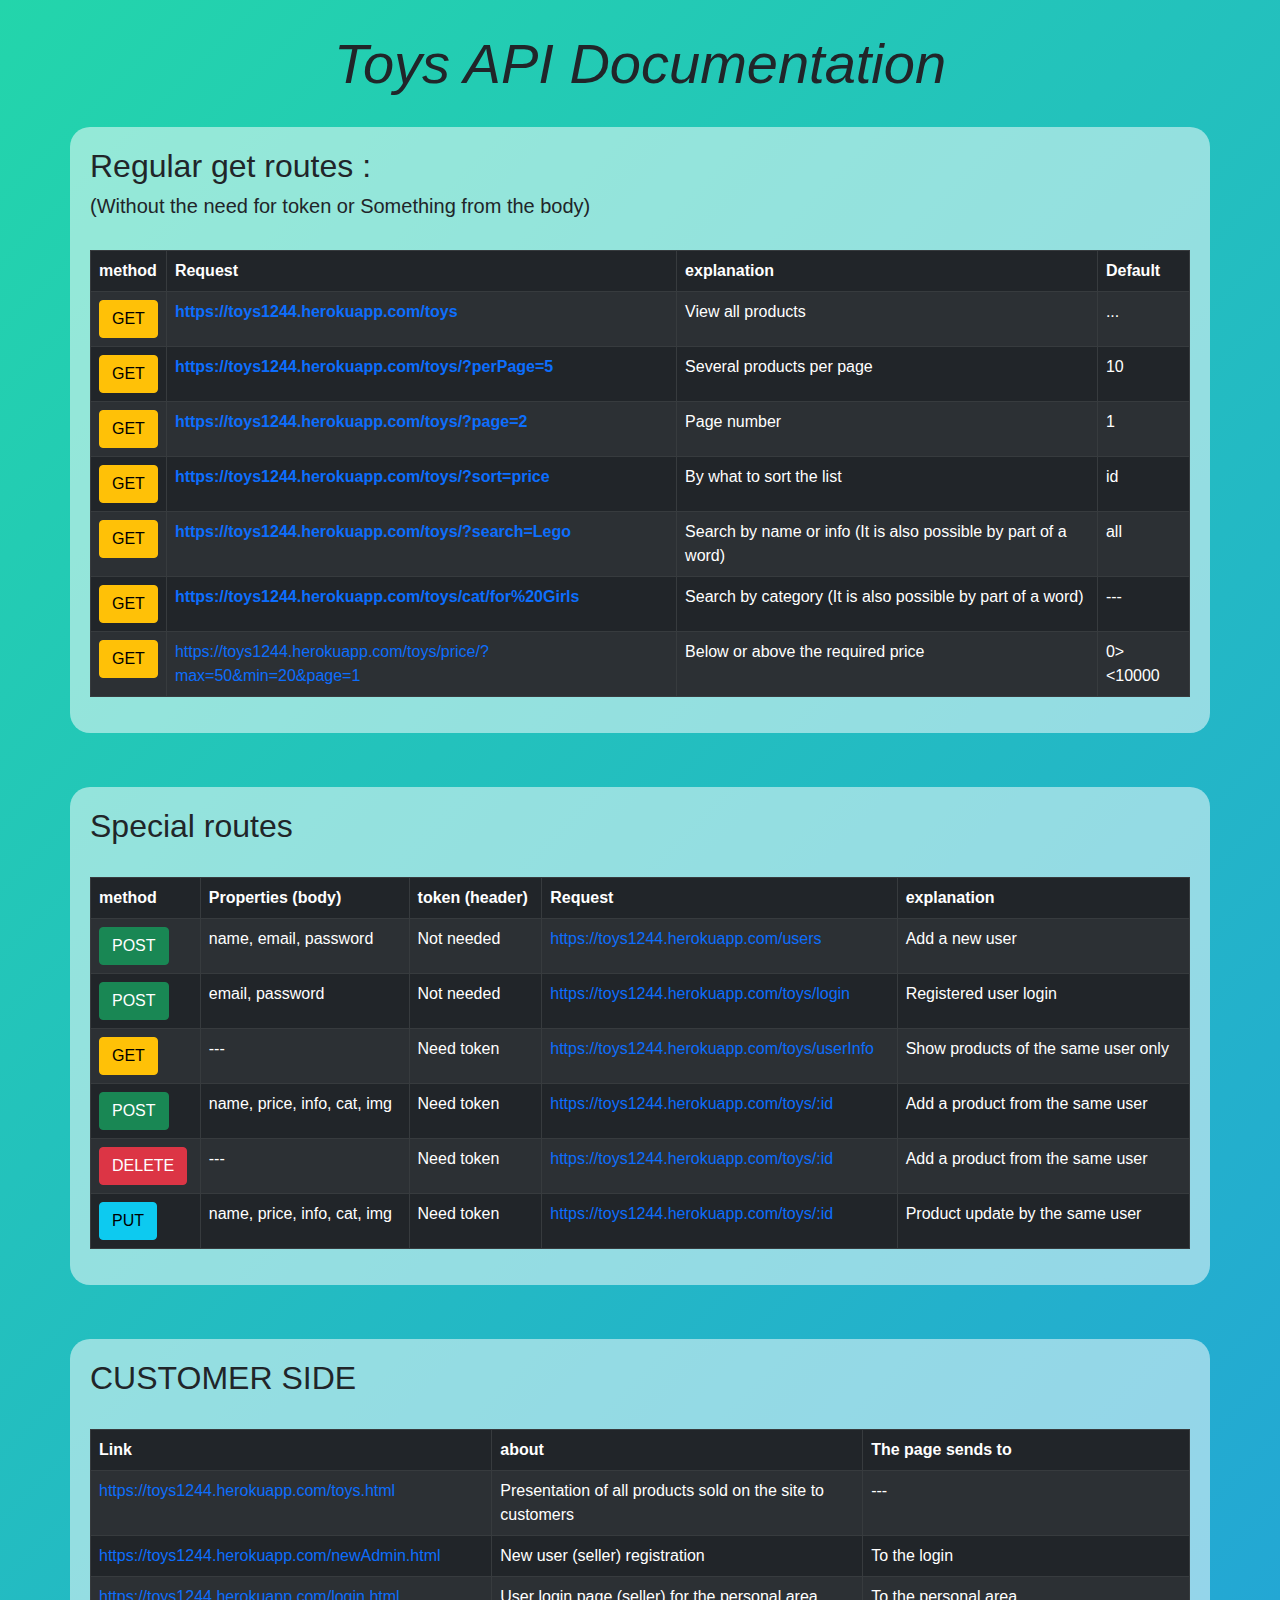
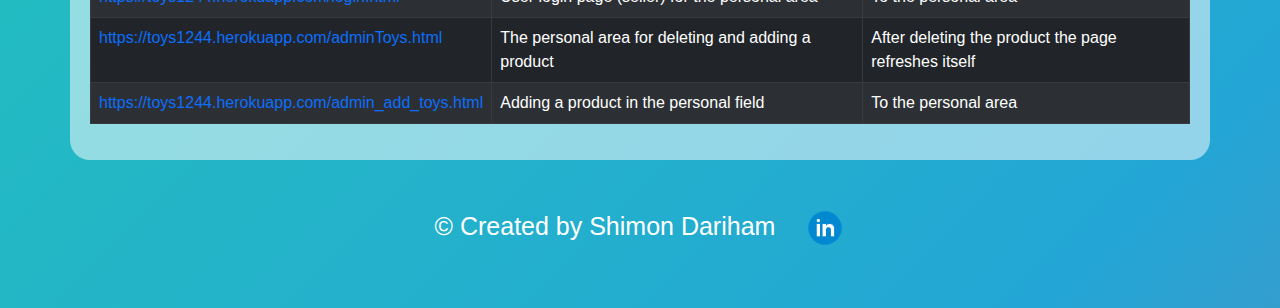
<file: public/index.html>
<!DOCTYPE html>
<html lang="en">

<head>
    <meta charset="UTF-8">
    <meta http-equiv="X-UA-Compatible" content="IE=edge">
    <meta name="viewport" content="width=device-width, initial-scale=1.0">
    <link rel="stylesheet" href="bootstrap.min.css">
    <link rel="stylesheet" href="style/index.css">
    <title>Document</title>
</head>

<body>
    <!-- <nav class=" p-2">
        <a class="btn btn-outline-dark" href="">a</a>
        <a class="btn btn-outline-dark ms-2" href="">b</a>
    </nav> -->
    <div class="container-fluid">
        <h1>Toys API Documentation</h1>
        <div class="container">
            <h2>Regular get routes :</h2>
            <h5>(Without the need for token or Something from the body)</h5>
            <br>
            <table class="table1 table table-striped table-responsive table-dark table-bordered">
                <thead>
                    <tr>
                        <th>method</th>
                        <th>Request</th>
                        <th>explanation</th>
                        <th>Default</th>
                    </tr>
                </thead>
                <tbody>
                    <tr>
                        <td><button class="btn btn-warning">GET</button></td>
                        <td><a class="alert-link" href="https://toys1244.herokuapp.com/toys">https://toys1244.herokuapp.com/toys</a></td>
                        <td>View all products</td>
                        <td>...</td>
                    </tr>
                    <tr>
                        <td><button class="btn btn-warning">GET</button></td>
                        <td><a class="alert-link" href="https://toys1244.herokuapp.com/toys/?perPage=5">https://toys1244.herokuapp.com/toys/?perPage=5
                            </a></td>
                        <td>Several products per page</td>
                        <td>10</td>
                    </tr>
                    <tr>
                        <td><button class="btn btn-warning">GET</button></td>
                        <td><a class="alert-link" href="https://toys1244.herokuapp.com/toys/?page=2">https://toys1244.herokuapp.com/toys/?page=2
                            </a></td>
                        <td>Page number</td>
                        <td>1</td>
                    </tr>
                    <tr>
                        <td><button class="btn btn-warning">GET</button></td>
                        <td><a class="alert-link" href="https://toys1244.herokuapp.com/toys/?sort=price">https://toys1244.herokuapp.com/toys/?sort=price
                            </a></td>
                        <td>By what to sort the list</td>
                        <td>id</td>
                    </tr>
                    <tr>
                        <td><button class="btn btn-warning">GET</button></td>
                        <td><a class="alert-link" href="https://toys1244.herokuapp.com/toys/?search=Lego">https://toys1244.herokuapp.com/toys/?search=Lego
                            </a></td>
                        <td>Search by name or info (It is also possible by part of a word)</td>
                        <td>all</td>
                    </tr>
                    <tr>
                        <td><button class="btn btn-warning">GET</button></td>
                        <td><a class="alert-link" href="https://toys1244.herokuapp.com/toys/cat/for%20Girls">https://toys1244.herokuapp.com/toys/cat/for%20Girls
                            </a></td>
                        <td>Search by category (It is also possible by part of a word)</td>
                        <td>---</td>
                    </tr>
                    <tr>
                        <td><button class="btn btn-warning">GET</button></td>
                        <td><a href="https://toys1244.herokuapp.com/toys/price/?max=50&min=20&page=1">https://toys1244.herokuapp.com/toys/price/?max=50&min=20&page=1
                            </a></td>
                        <td>Below or above the required price</td>
                        <td> 0> <10000 </td>
                    </tr>
                </tbody>
            </table>
        </div>
        <br>
        <div class="container">
            <h2>Special routes</h2>
            <br>
            <table class="table2 table table-striped table-responsive table-dark table-bordered">
                <thead>
                    <tr>
                        <th>method</th>
                        <th>Properties (body)</th>
                        <th>token (header)</th>
                        <th>Request</th>
                        <th>explanation</th>
                    </tr>
                </thead>
                <tbody>
                    <tr>
                        <td><button class="btn btn-success">POST</button></td>
                        <td>name, email, password</td>
                        <td>Not needed</td>
                        <td><a href="https://toys1244.herokuapp.com/users">https://toys1244.herokuapp.com/users
                            </a></td>
                        <td>Add a new user</td>
                    </tr>
                    <tr>
                        <td><button class="btn btn-success">POST</button></td>
                        <td>email, password</td>
                        <td>Not needed</td>
                        <td><a href="https://toys1244.herokuapp.com/users">https://toys1244.herokuapp.com/toys/login
                            </a></td>
                        <td>Registered user login</td>
                    </tr>
                    <tr>
                        <td><button class="btn btn-warning">GET</button></td>
                        <td>---</td>
                        <td>Need token</td>
                        <td><a href="https://toys1244.herokuapp.com/toys/userInfo">https://toys1244.herokuapp.com/toys/userInfo
                            </a></td>
                        <td>Show products of the same user only</td>
                    </tr>
                    <tr>
                        <td><button class="btn btn-success">POST</button></td>
                        <td>name, price, info, cat, img</td>
                        <td>Need token</td>
                        <td><a href="https://toys1244.herokuapp.com/toys/:id">https://toys1244.herokuapp.com/toys/:id
                            </a></td>
                        <td>Add a product from the same user</td>
                    </tr>
                    <tr>
                        <td><button class="btn btn-danger">DELETE</button></td>
                        <td>---</td>
                        <td>Need token</td>
                        <td><a href="https://toys1244.herokuapp.com/toys/:id">https://toys1244.herokuapp.com/toys/:id
                            </a></td>
                        <td>Add a product from the same user</td>
                    </tr>
                    <tr>
                        <td><button class="btn btn-info">PUT</button></td>
                        <td>name, price, info, cat, img</td>
                        <td>Need token</td>
                        <td><a href="https://toys1244.herokuapp.com/toys/:id">https://toys1244.herokuapp.com/toys/:id
                            </a></td>
                        <td>Product update by the same user</td>
                    </tr>
                </tbody>
            </table>
        </div>
        <br>
        <div class="container">
            <h2>CUSTOMER SIDE</h2>
            <br>
            <table class="table2 table table-striped table-responsive table-dark table-bordered">
                <thead>
                    <tr>

                        <th>Link</th>
                        <th>about</th>
                        <th>The page sends to</th>
                    </tr>
                </thead>
                <tbody>
                    <tr>
                        <td><a href="https://toys1244.herokuapp.com/toys.html">https://toys1244.herokuapp.com/toys.html
                            </a></td>
                        <td>Presentation of all products sold on the site to customers</td>
                        <td>---</td>
                    </tr>
                    <tr>
                        <td><a href="https://toys1244.herokuapp.com/newAdmin.html">https://toys1244.herokuapp.com/newAdmin.html
                            </a></td>
                        <td>New user (seller) registration</td>
                        <td>To the login</td>
                    </tr>
                    <tr>
                        <td><a href="https://toys1244.herokuapp.com/login.html">https://toys1244.herokuapp.com/login.html
                            </a></td>
                        <td>User login page (seller) for the personal area</td>
                        <td>To the personal area</td>
                    </tr>
                    <tr>
                        <td><a href="https://toys1244.herokuapp.com/adminToys.html">https://toys1244.herokuapp.com/adminToys.html
                            </a></td>
                        <td>The personal area for deleting and adding a product</td>
                        <td>After deleting the product the page refreshes itself</td>
                    </tr>
                    <tr>
                        <td><a href="https://toys1244.herokuapp.com/admin_add_toys.html">https://toys1244.herokuapp.com/admin_add_toys.html
                            </a></td>
                        <td>Adding a product in the personal field</td>
                        <td>To the personal area</td>
                    </tr>
                </tbody>
            </table>
        </div>
        <br>
        <br>
        <footer class="">
            <p>© Created by Shimon Dariham </p>
            <div class=" linkedin">
                <a href="https://www.linkedin.com/in/shimon-driham-b2225a219/"><img src="images/icons2_linkedin.png"
                        alt="youtube"></a>
            </div>
        </footer>
    </div>



</body>

</html>
</file>
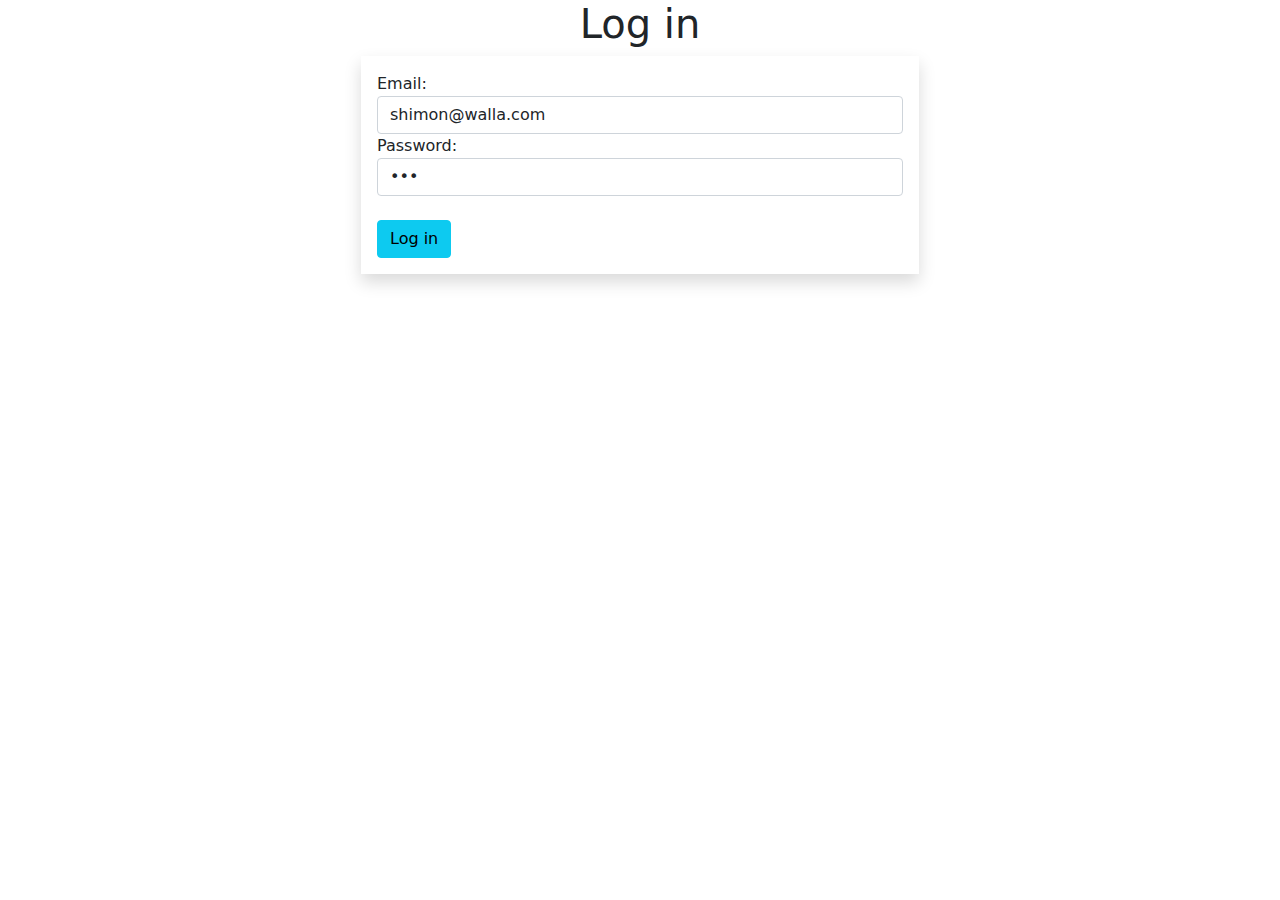
<file: public/login.html>
<!DOCTYPE html>
<html lang="en">
<head>
  <meta charset="UTF-8">
  <meta http-equiv="X-UA-Compatible" content="IE=edge">
  <meta name="viewport" content="width=device-width, initial-scale=1.0">
  <link rel="stylesheet" href="bootstrap.min.css">
  <title>Document</title>
  <script type="module" src="js_admin/login.js"></script>
</head>
<body>
  <div class="container">
    <h1 class="text-center">Log in</h1>
    <form id="id_form" class="mx-auto p-3 shadow col-md-6">
      <label>Email:</label>
      <input id="id_email" value="shimon@walla.com" type="email" class="form-control" >
      <label>Password:</label>
      <input id="id_password" value="123" type="password" class="form-control" >
      <button class="btn btn-info mt-4">Log in</button>
    </form>
  </div>
</body>
</html>
</file>
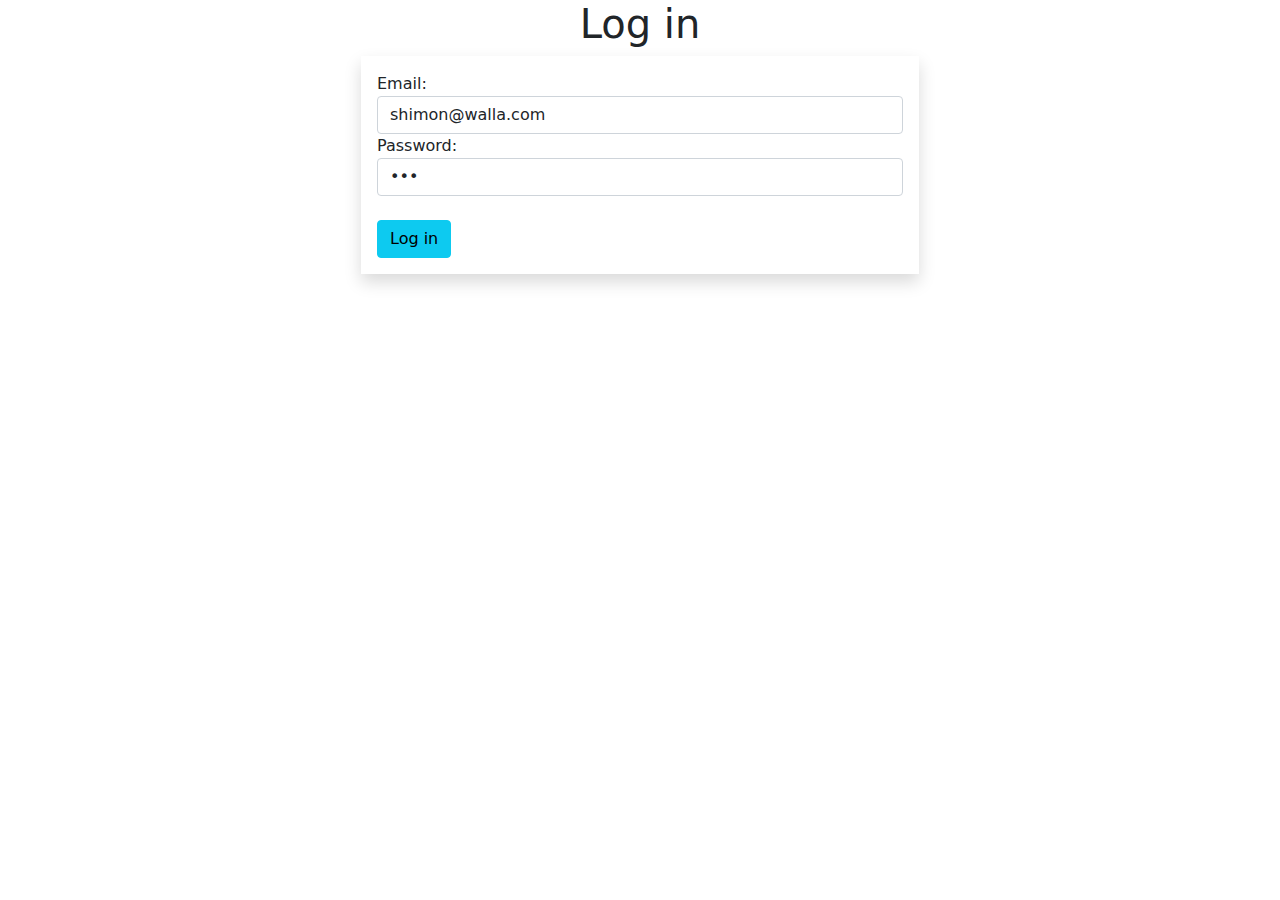
<file: public/logout.html>
<!DOCTYPE html>
<html lang="en">
<head>
    <meta charset="UTF-8">
    <meta http-equiv="X-UA-Compatible" content="IE=edge">
    <meta name="viewport" content="width=device-width, initial-scale=1.0">
    <title>Document</title>
    <script>
     localStorage.removeItem("tok");
     window.location.href = "login.html"
    </script>
</head>
<body>
    
</body>
</html>
</file>
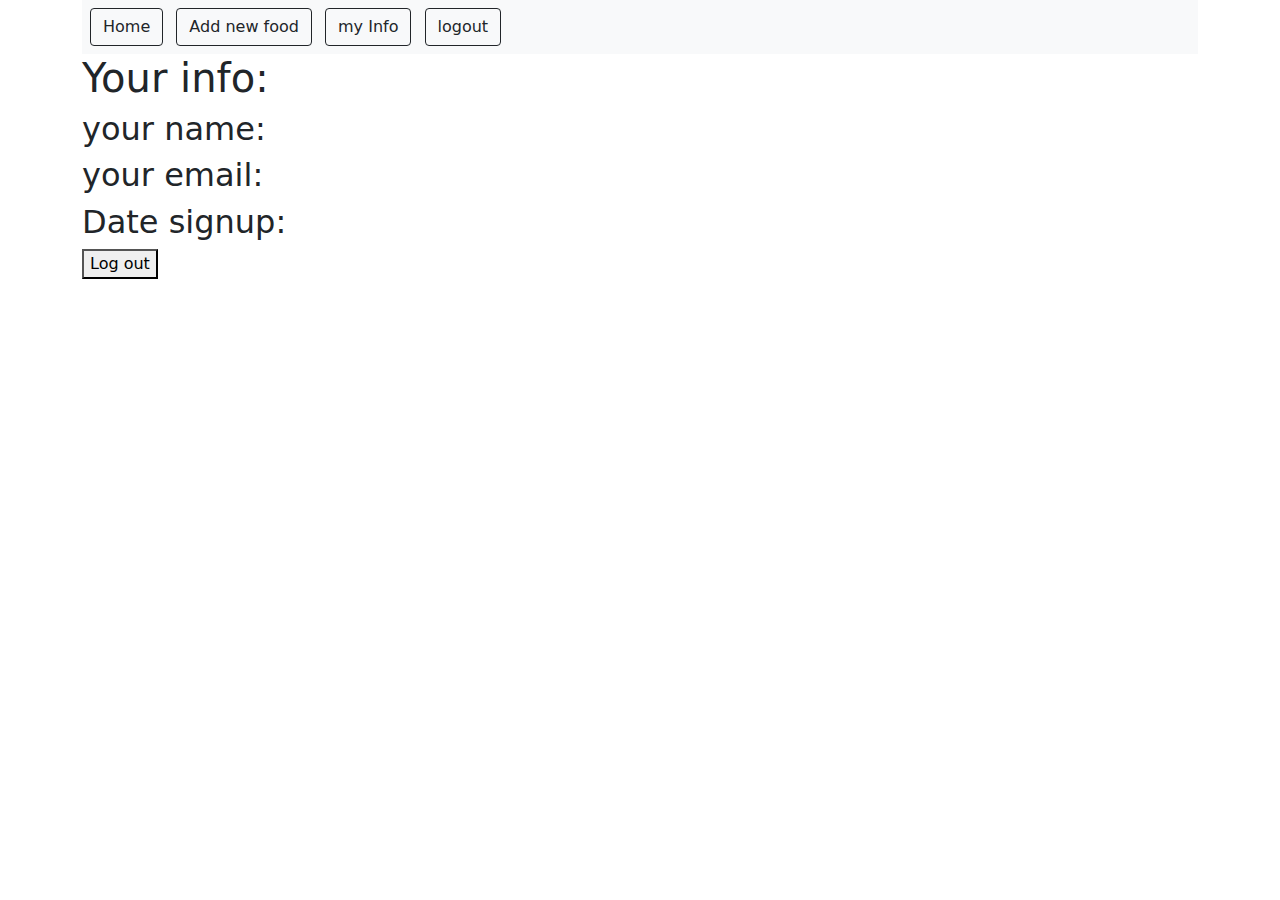
<file: public/myInfo.html>
<!DOCTYPE html>
<html lang="en">
<head>
  <meta charset="UTF-8">
  <meta http-equiv="X-UA-Compatible" content="IE=edge">
  <meta name="viewport" content="width=device-width, initial-scale=1.0">
  <link rel="stylesheet" href="bootstrap.min.css">
  <title>Document</title>
  <script type="module" src="js_admin/myInfo.js"></script>
</head>
<body>
  <div class="container">
    <nav class="bg-light p-2">
      <a class="btn btn-outline-dark" href="adminToys.html">Home</a>
      <a class="btn btn-outline-dark ms-2"  href="admin_add_toys.html">Add new food</a>
      <a class="btn btn-outline-dark ms-2" href="myInfo.html">my Info</a>
      <a class="btn btn-outline-dark ms-2"  href="logout.html">logout</a>
    </nav>
    <h1>Your info:</h1>
    <h2>your name: <span id="id_name"></span></h2>
    <h2>your email: <span id="id_email"></span></h2>
    <h2>Date signup: <span id="id_date"></span></h2>
    <button id="logout_btn">Log out</button>
  </div>
</body>
</html>
</file>
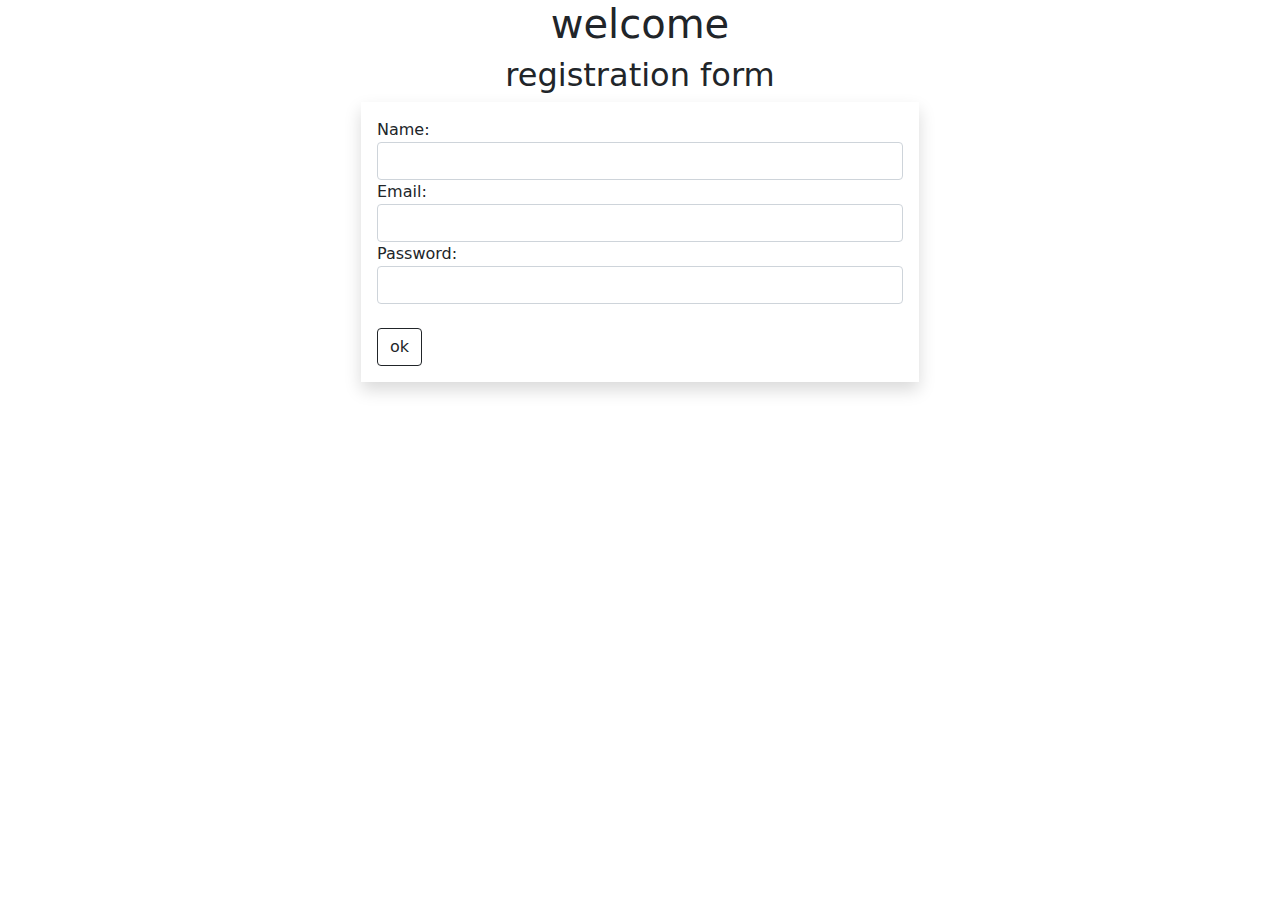
<file: public/newAdmin.html>
<!DOCTYPE html>
<html lang="en">

<head>
    <meta charset="UTF-8">
    <meta http-equiv="X-UA-Compatible" content="IE=edge">
    <meta name="viewport" content="width=device-width, initial-scale=1.0">
    <link rel="stylesheet" href="bootstrap.min.css">
    <title>Document</title>
    <script type="module" src="js_admin/newAdmin.js"></script>
</head>

<body>
    <div class="container">
        <h1 class="text-center">welcome</h1>
        <h2 class="text-center">registration form</h2>
        <form id="id_form" class="mx-auto p-3 shadow col-md-6">
            
            <label>Name:</label>
            <input id="id_name"  type="text" class="form-control">

            <label>Email:</label>
            <input id="id_email" value="" type="email" class="form-control">

            <label>Password:</label>
            <input id="id_password" value="" type="password" class="form-control">

            <button class="btn btn-outline-dark mt-4">ok</button>
        </form>
    </div>
</body>

</html>
</file>
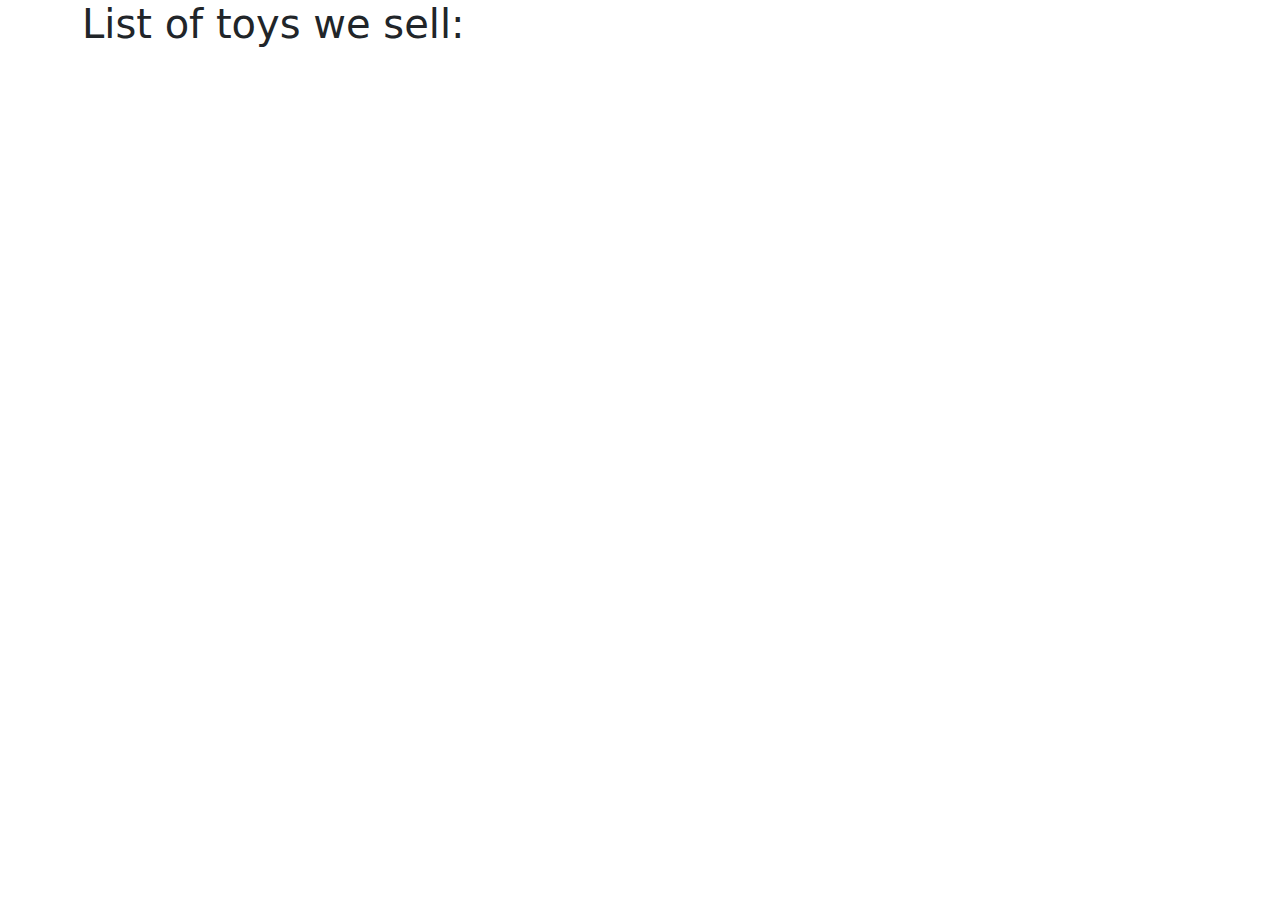
<file: public/toys.html>
<!DOCTYPE html>
<html lang="en">
<head>
  <meta charset="UTF-8">
  <meta http-equiv="X-UA-Compatible" content="IE=edge">
  <meta name="viewport" content="width=device-width, initial-scale=1.0">
  <link rel="stylesheet" href="bootstrap.min.css">
  <title>Document</title>
  <script type="module" src="js_toys/app_toys.js"></script>
</head>
<body>
  <div class="container">
    <h1>List of toys we sell:</h1>
    <div class="row" id="id_row">
    

    </div>
  </div>
</body>
</html>
</file>
<file: public/style/index.css>
body{
    background: linear-gradient(-45deg, #ee7752, #e73c7e, #23a6d5, #23d5ab);
    background-size: 400% 400%;
	  animation: gradient 15s ease infinite;
	  height: 100vh;
    font-family: sans-serif;
}
@keyframes gradient {
	0% {
		background-position: 0% 50%;
	}
	50% {
		background-position: 100% 50%;
	}
	100% {
		background-position: 0% 50%;
	}
}
nav{
    display: flex;
    text-align: center;
    justify-content: center;
    text-align: center;
}
h1{
    min-width: 0px;
    margin: 30px;
    font-style: italic;
    font-size: 3.5em;
    text-align: center;
  

}
.container{

 border-radius: 20px;
 padding: 20px;
margin-top: 30px;
background: rgba(255, 255, 255, 0.514);
}
footer{
    display: flex;
    justify-content: center;
  min-height: 100px;
}
p{
    font-size: 25px;
    color: white;
    margin-right: 30px;
}
a{
    text-decoration: none;
}

footer  img{
    width: 40px;
    transition: 800ms;
  }
  footer img:hover{
    transform: scale(2,2);
  }
  @media (max-width: 825px){
    footer .container{
      display: flex;
      flex-wrap: wrap;
      max-width: 80%;
    }
    table a{
     font-size: 0.7rem;
    }
  }
  @media (max-width:768px){
    h1{
 
        min-width: 700px;
    
    }
    .container{
        min-width: 700px;
        border-radius: 10px;
        padding: 10px;
       }
  }
  @media (max-width: 545px){
    table a{
     font-size: 0.55rem;
    }
  }
  @media (max-width: 470px){
    table a{
     font-size: 0.35rem;
    }
  }
</file>
